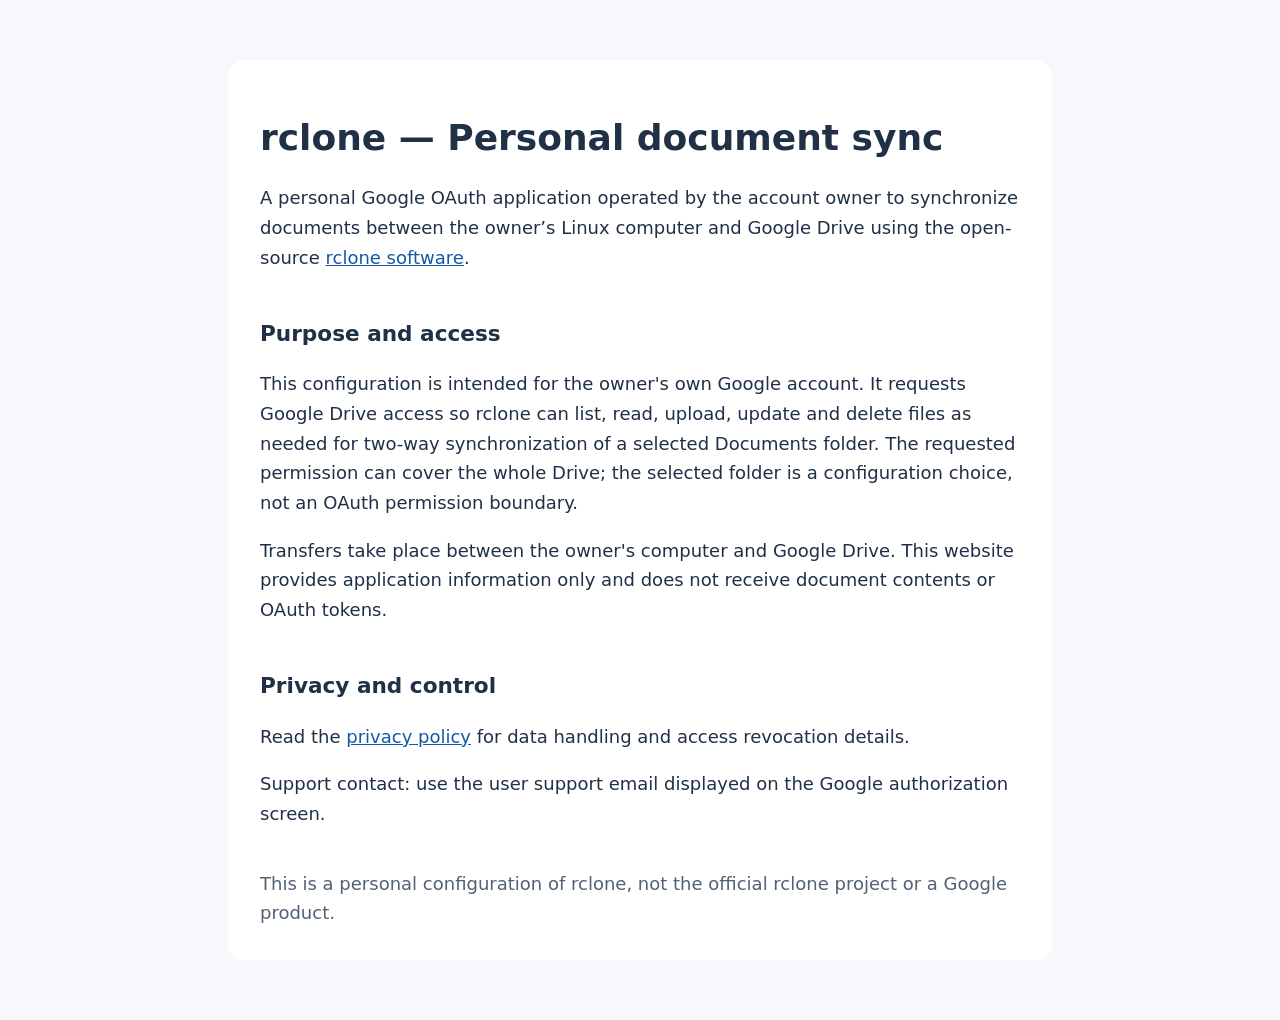
<file: index.html>
<!doctype html>
<html lang="en"><head><meta charset="utf-8"><meta name="viewport" content="width=device-width,initial-scale=1"><title>rclone — Personal document sync</title><link rel="stylesheet" href="style.css"></head><body><main><h1>rclone — Personal document sync</h1><p>A personal Google OAuth application operated by the account owner to synchronize documents between the owner’s Linux computer and Google Drive using the open-source <a href="https://rclone.org/">rclone software</a>.</p><h2>Purpose and access</h2><p>This configuration is intended for the owner's own Google account. It requests Google Drive access so rclone can list, read, upload, update and delete files as needed for two-way synchronization of a selected Documents folder. The requested permission can cover the whole Drive; the selected folder is a configuration choice, not an OAuth permission boundary.</p><p>Transfers take place between the owner's computer and Google Drive. This website provides application information only and does not receive document contents or OAuth tokens.</p><h2>Privacy and control</h2><p>Read the <a href="privacy/">privacy policy</a> for data handling and access revocation details.</p><p>Support contact: use the user support email displayed on the Google authorization screen.</p><footer>This is a personal configuration of rclone, not the official rclone project or a Google product.</footer></main></body></html>
</file>
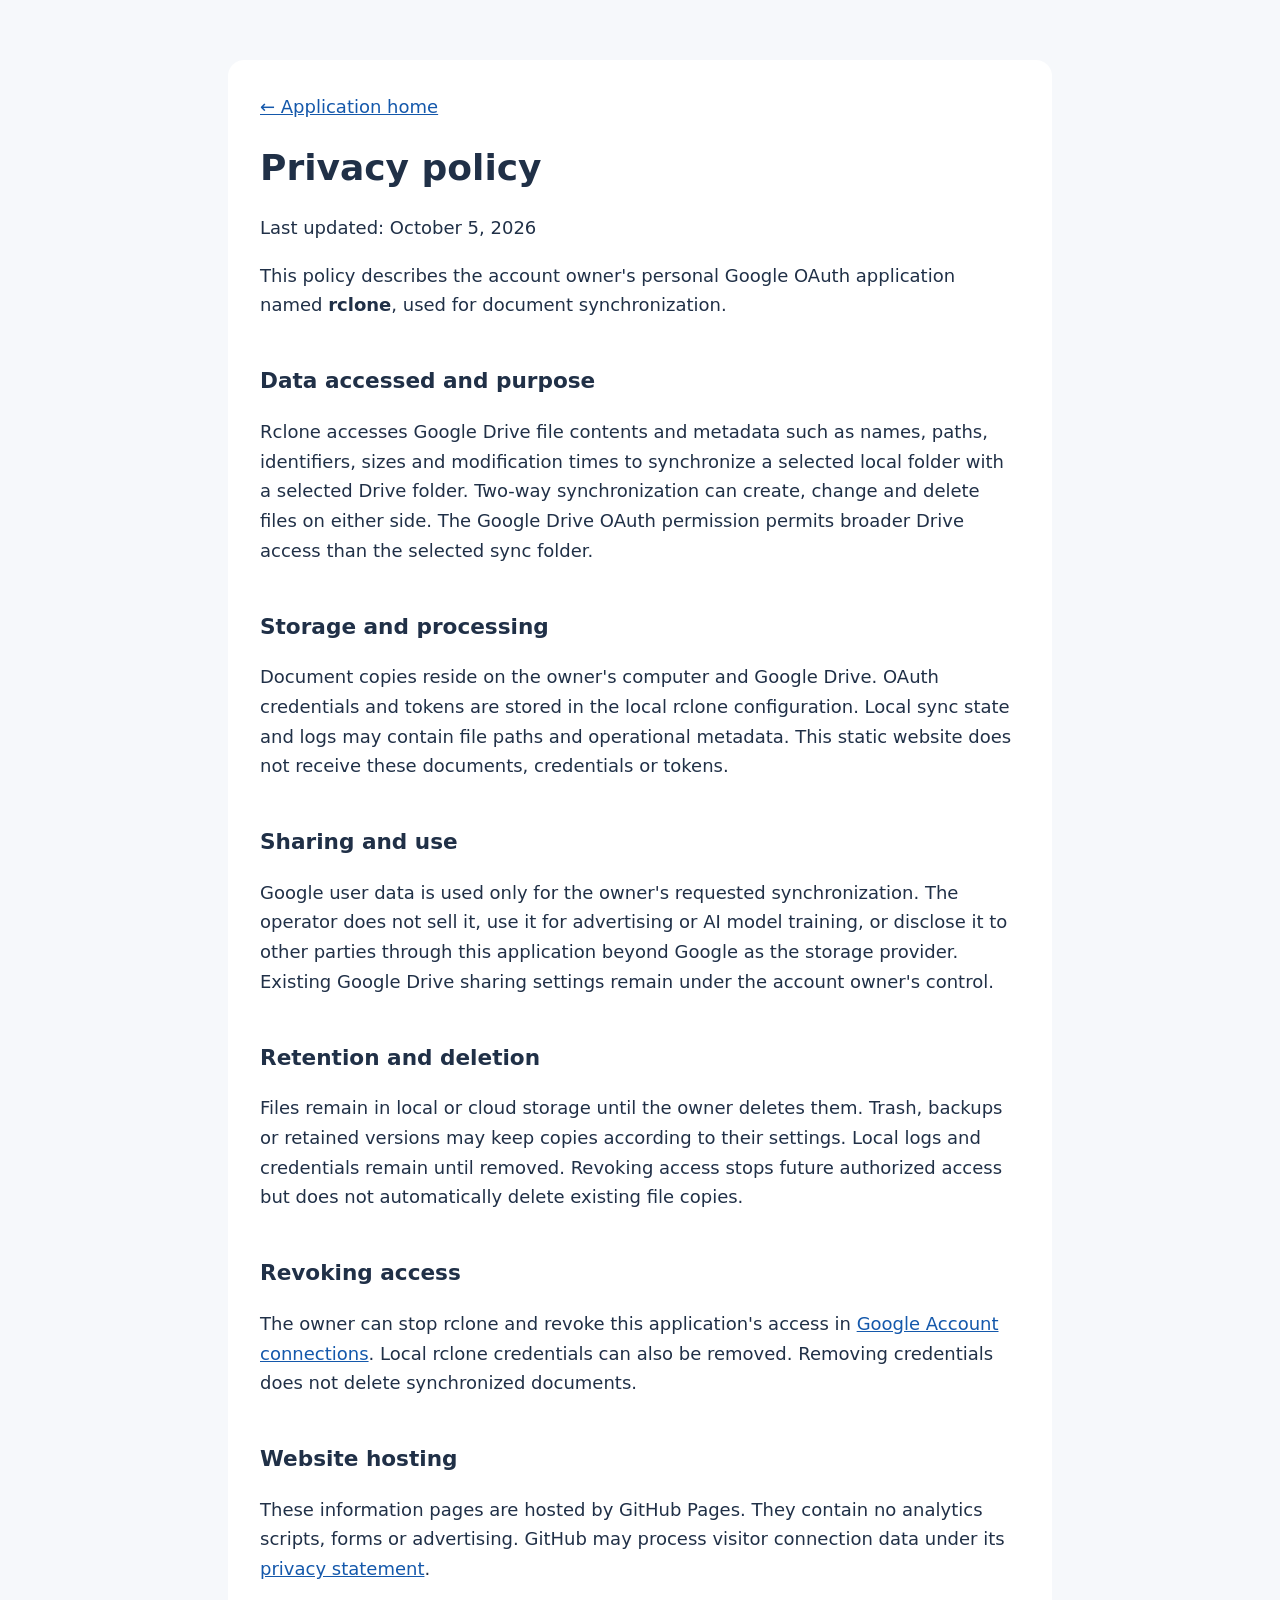
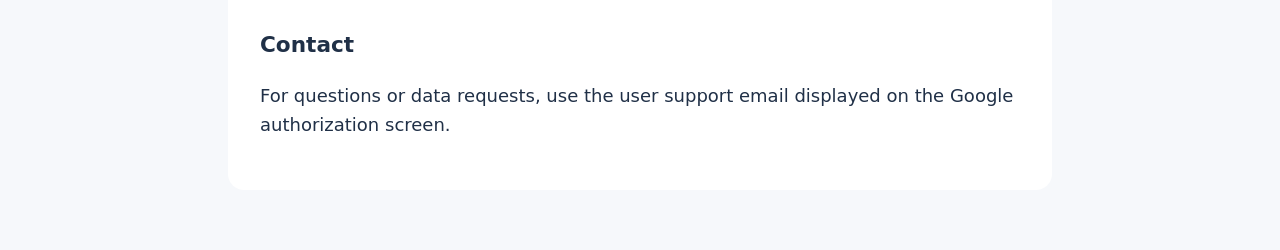
<file: privacy/index.html>
<!doctype html>
<html lang="en"><head><meta charset="utf-8"><meta name="viewport" content="width=device-width,initial-scale=1"><title>Privacy policy — rclone personal sync</title><link rel="stylesheet" href="../style.css"></head><body><main><a href="../">← Application home</a><h1>Privacy policy</h1><p>Last updated: October 5, 2026</p><p>This policy describes the account owner's personal Google OAuth application named <strong>rclone</strong>, used for document synchronization.</p><h2>Data accessed and purpose</h2><p>Rclone accesses Google Drive file contents and metadata such as names, paths, identifiers, sizes and modification times to synchronize a selected local folder with a selected Drive folder. Two-way synchronization can create, change and delete files on either side. The Google Drive OAuth permission permits broader Drive access than the selected sync folder.</p><h2>Storage and processing</h2><p>Document copies reside on the owner's computer and Google Drive. OAuth credentials and tokens are stored in the local rclone configuration. Local sync state and logs may contain file paths and operational metadata. This static website does not receive these documents, credentials or tokens.</p><h2>Sharing and use</h2><p>Google user data is used only for the owner's requested synchronization. The operator does not sell it, use it for advertising or AI model training, or disclose it to other parties through this application beyond Google as the storage provider. Existing Google Drive sharing settings remain under the account owner's control.</p><h2>Retention and deletion</h2><p>Files remain in local or cloud storage until the owner deletes them. Trash, backups or retained versions may keep copies according to their settings. Local logs and credentials remain until removed. Revoking access stops future authorized access but does not automatically delete existing file copies.</p><h2>Revoking access</h2><p>The owner can stop rclone and revoke this application's access in <a href="https://myaccount.google.com/connections">Google Account connections</a>. Local rclone credentials can also be removed. Removing credentials does not delete synchronized documents.</p><h2>Website hosting</h2><p>These information pages are hosted by GitHub Pages. They contain no analytics scripts, forms or advertising. GitHub may process visitor connection data under its <a href="https://docs.github.com/en/site-policy/privacy-policies/github-general-privacy-statement">privacy statement</a>.</p><h2>Contact</h2><p>For questions or data requests, use the user support email displayed on the Google authorization screen.</p></main></body></html>
</file>
<file: style.css>
body{font:18px/1.65 system-ui,sans-serif;color:#203047;background:#f6f8fb;margin:0}main{max-width:760px;margin:60px auto;padding:32px;background:white;border-radius:16px}h1{line-height:1.2}h2{font-size:1.2em;margin-top:2em}a{color:#1458ab}footer{margin-top:40px;color:#536174}@media(max-width:800px){main{margin:16px;padding:24px}}
</file>
